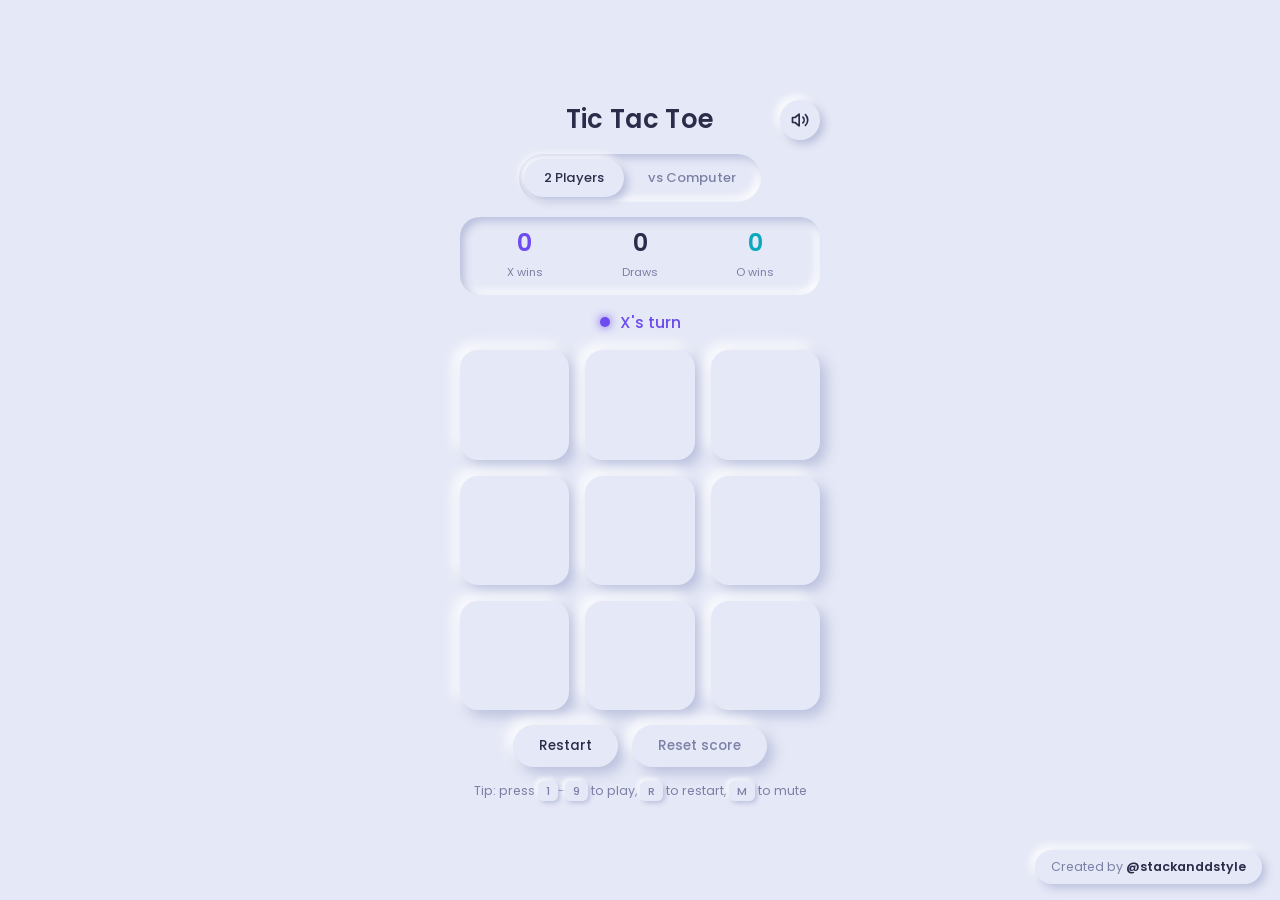
<file: index.html>
<!DOCTYPE html>
<html lang="en">
<head>
  <meta charset="UTF-8">
  <meta name="viewport" content="width=device-width, initial-scale=1">
  <title>Tic Tac Toe Game | @stackanddstyle</title>
  <link rel="preconnect" href="https://fonts.googleapis.com">
  <link rel="preconnect" href="https://fonts.gstatic.com" crossorigin>
  <link href="https://fonts.googleapis.com/css2?family=Poppins:wght@300;400;500;600&display=swap" rel="stylesheet">
  <link rel="stylesheet" href="style.css">
</head>
<body>
  <main class="stage">
    <section class="game">
      <button class="sound" id="sound" aria-label="Sound on" aria-pressed="true">
        <svg viewBox="0 0 24 24" width="20" height="20" fill="none" stroke="currentColor" stroke-width="2" stroke-linecap="round" stroke-linejoin="round">
          <path d="M11 5L6 9H3v6h3l5 4z"/><path class="w" d="M15.5 8.5a5 5 0 010 7M18.5 5.5a9 9 0 010 13"/><path class="m" d="M16 9l5 6M21 9l-5 6"/>
        </svg>
      </button>
      <h1>Tic Tac Toe</h1>

      <div class="seg-group" id="modes" role="group" aria-label="Game mode">
        <button class="seg on" data-mode="pvp">2 Players</button>
        <button class="seg" data-mode="cpu" id="cpuBtn">vs Computer</button>
      </div>
      <div class="seg-group small" id="levels" role="group" aria-label="Difficulty" hidden>
        <button class="seg" data-level="easy">Easy</button>
        <button class="seg on" data-level="hard">Hard</button>
      </div>

      <div class="score" aria-label="Scoreboard">
        <div class="s x"><b id="sx">0</b><span id="lx">X wins</span></div>
        <div class="s d"><b id="sd">0</b><span>Draws</span></div>
        <div class="s o"><b id="so">0</b><span id="lo">O wins</span></div>
      </div>

      <p class="turn" id="turn" aria-live="polite"></p>

      <div class="board" id="board"><button class="cell" data-i="0" aria-label="Row 1, column 1, empty"></button><button class="cell" data-i="1" aria-label="Row 1, column 2, empty"></button><button class="cell" data-i="2" aria-label="Row 1, column 3, empty"></button><button class="cell" data-i="3" aria-label="Row 2, column 1, empty"></button><button class="cell" data-i="4" aria-label="Row 2, column 2, empty"></button><button class="cell" data-i="5" aria-label="Row 2, column 3, empty"></button><button class="cell" data-i="6" aria-label="Row 3, column 1, empty"></button><button class="cell" data-i="7" aria-label="Row 3, column 2, empty"></button><button class="cell" data-i="8" aria-label="Row 3, column 3, empty"></button></div>

      <div class="actions">
        <button class="btn" id="restart">Restart</button>
        <button class="btn ghost" id="reset">Reset score</button>
      </div>
      <p class="hint">Tip: press <kbd>1</kbd>-<kbd>9</kbd> to play, <kbd>R</kbd> to restart, <kbd>M</kbd> to mute</p>
    </section>
  </main>

  <a class="credit" href="#">Created by <b>@stackanddstyle</b></a>
  <script src="script.js"></script>
</body>
</html>
</file>
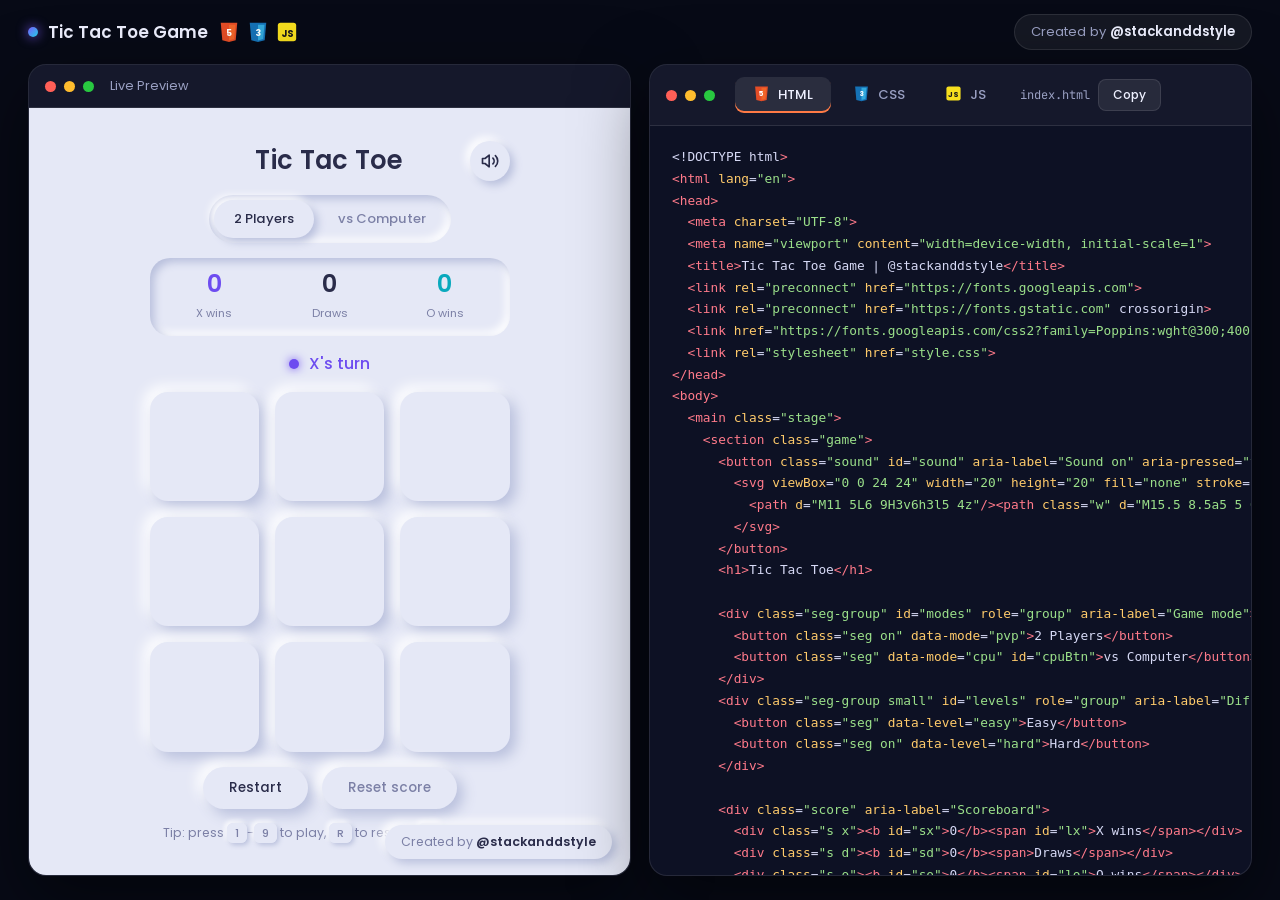
<file: split-screen.html>
<!DOCTYPE html>
<html lang="en">
<head>
<meta charset="UTF-8">
<meta name="viewport" content="width=device-width, initial-scale=1">
<title>Tic Tac Toe Game – Split Screen | @stackanddstyle</title>
<link href="https://fonts.googleapis.com/css2?family=Poppins:wght@400;500;600&family=JetBrains+Mono:wght@400;500&display=swap" rel="stylesheet">
<style>
:root{--bg:#070a16;--panel:#0d1124;--line:rgba(255,255,255,.1);--text:#eef0ff;--muted:#9aa0c3;--accent:#7c5cff;--accent-2:#22d3ee}
*{margin:0;padding:0;box-sizing:border-box}
html,body{height:100%}
body{font-family:'Poppins',system-ui,sans-serif;background:var(--bg);color:var(--text);display:flex;flex-direction:column;overflow:hidden}
.top{display:flex;justify-content:space-between;align-items:center;padding:14px 28px}
.brand{font-weight:600;font-size:1.05rem;display:flex;align-items:center;gap:10px}
.brand small{color:var(--muted);font-weight:400;font-size:.8rem}
.dot{width:10px;height:10px;border-radius:50%;background:linear-gradient(135deg,var(--accent),var(--accent-2));box-shadow:0 0 12px var(--accent)}
.by{font-size:.82rem;color:var(--muted);padding:7px 16px;border-radius:999px;background:rgba(255,255,255,.06);border:1px solid var(--line)}
.by b{color:var(--text);font-weight:600}
.split{flex:1;min-height:0;display:grid;grid-template-columns:1fr 1fr;gap:18px;padding:0 28px 24px}
.pane{display:flex;flex-direction:column;min-height:0;border-radius:18px;overflow:hidden;background:var(--panel);border:1px solid var(--line);box-shadow:0 24px 70px rgba(0,0,0,.5)}
.bar{display:flex;align-items:center;gap:8px;padding:12px 16px;border-bottom:1px solid var(--line);background:rgba(255,255,255,.03);font-size:.8rem;color:var(--muted)}
.bar i{width:11px;height:11px;border-radius:50%;background:#ff5f57}.bar i:nth-child(2){background:#febc2e}.bar i:nth-child(3){background:#28c840}
.bar span{margin-left:8px}
iframe{flex:1;border:0;width:100%;background:var(--bg)}
.tabs{display:flex;gap:4px;margin-left:12px}
.tab{font:500 .82rem 'Poppins',sans-serif;color:var(--muted);background:none;border:0;padding:8px 18px;border-radius:9px;cursor:pointer;transition:background .25s,color .25s}
.tab svg{width:17px;height:17px;margin-right:8px;vertical-align:-3px}.ic{display:flex;gap:7px}.ic svg{width:22px;height:22px}
.tab:hover{color:var(--text)}
.tab.on{color:var(--text);background:rgba(255,255,255,.09);box-shadow:inset 0 -2px 0 var(--c)}
.tab[data-t=html]{--c:#ff7a45}.tab[data-t=css]{--c:#4da3ff}.tab[data-t=js]{--c:#f7d84a}
.file{margin-left:auto;font-family:'JetBrains Mono',monospace;font-size:.75rem}
#copy{font:500 .75rem 'Poppins',sans-serif;color:var(--text);background:rgba(255,255,255,.08);border:1px solid var(--line);padding:6px 14px;border-radius:8px;cursor:pointer;transition:background .2s}
#copy:hover{background:rgba(124,92,255,.35)}
.codewrap{flex:1;min-height:0;overflow:auto;scrollbar-width:thin;scrollbar-color:#2c3260 transparent}
pre{padding:20px 22px;font:400 .8rem/1.7 'JetBrains Mono',ui-monospace,Consolas,monospace;tab-size:2;color:#d6d9f5}
.c{color:#5d6494;font-style:italic}.s{color:#9be08a}.k{color:#c792ff}.t{color:#ff7a8a}.a{color:#ffcb6b}.n{color:#f78c6c}.f{color:#6cc8ff}.p{color:#82aaff}
@media(max-width:900px){body{overflow:auto}.split{grid-template-columns:1fr;grid-auto-rows:80vh}}
</style>
</head>
<body>
<header class="top">
  <div class="brand"><span class="dot"></span>Tic Tac Toe Game <span class="ic"><svg viewBox="0 0 24 24"><path d="M3 2l1.7 19L12 23l7.3-2L21 2z" fill="#e44d26"/><path d="M12 4v17.2l5.6-1.5L19.1 4z" fill="#f16529"/><text x="12" y="16" font-size="10" font-weight="700" fill="#fff" text-anchor="middle" font-family="Poppins,sans-serif">5</text></svg><svg viewBox="0 0 24 24"><path d="M3 2l1.7 19L12 23l7.3-2L21 2z" fill="#1572b6"/><path d="M12 4v17.2l5.6-1.5L19.1 4z" fill="#33a9dc"/><text x="12" y="16" font-size="10" font-weight="700" fill="#fff" text-anchor="middle" font-family="Poppins,sans-serif">3</text></svg><svg viewBox="0 0 24 24"><rect x="2" y="2" width="20" height="20" rx="3" fill="#f7df1e"/><text x="12.5" y="17" font-size="10.5" font-weight="700" fill="#1a1a1a" text-anchor="middle" font-family="Poppins,sans-serif">JS</text></svg></span></div>
  <div class="by">Created by <b>@stackanddstyle</b></div>
</header>
<main class="split">
  <section class="pane">
    <div class="bar"><i></i><i></i><i></i><span>Live Preview</span></div>
    <iframe id="demo" src="index.html" title="Tic Tac Toe Game live demo"></iframe>
  </section>
  <section class="pane">
    <div class="bar"><i></i><i></i><i></i>
      <nav class="tabs" role="tablist">
        <button class="tab on" data-t="html" role="tab"><svg viewBox="0 0 24 24"><path d="M3 2l1.7 19L12 23l7.3-2L21 2z" fill="#e44d26"/><path d="M12 4v17.2l5.6-1.5L19.1 4z" fill="#f16529"/><text x="12" y="16" font-size="10" font-weight="700" fill="#fff" text-anchor="middle" font-family="Poppins,sans-serif">5</text></svg>HTML</button>
        <button class="tab" data-t="css" role="tab"><svg viewBox="0 0 24 24"><path d="M3 2l1.7 19L12 23l7.3-2L21 2z" fill="#1572b6"/><path d="M12 4v17.2l5.6-1.5L19.1 4z" fill="#33a9dc"/><text x="12" y="16" font-size="10" font-weight="700" fill="#fff" text-anchor="middle" font-family="Poppins,sans-serif">3</text></svg>CSS</button>
        <button class="tab" data-t="js" role="tab"><svg viewBox="0 0 24 24"><rect x="2" y="2" width="20" height="20" rx="3" fill="#f7df1e"/><text x="12.5" y="17" font-size="10.5" font-weight="700" fill="#1a1a1a" text-anchor="middle" font-family="Poppins,sans-serif">JS</text></svg>JS</button>
      </nav>
      <span class="file" id="file">index.html</span>
      <button id="copy">Copy</button>
    </div>
    <div class="codewrap" id="wrap"><pre><code id="code"></code></pre></div>
  </section>
</main>
<script>
const SRC = {"html": "<!DOCTYPE html>\n<html lang=\"en\">\n<head>\n  <meta charset=\"UTF-8\">\n  <meta name=\"viewport\" content=\"width=device-width, initial-scale=1\">\n  <title>Tic Tac Toe Game | @stackanddstyle<\/title>\n  <link rel=\"preconnect\" href=\"https://fonts.googleapis.com\">\n  <link rel=\"preconnect\" href=\"https://fonts.gstatic.com\" crossorigin>\n  <link href=\"https://fonts.googleapis.com/css2?family=Poppins:wght@300;400;500;600&display=swap\" rel=\"stylesheet\">\n  <link rel=\"stylesheet\" href=\"style.css\">\n<\/head>\n<body>\n  <main class=\"stage\">\n    <section class=\"game\">\n      <button class=\"sound\" id=\"sound\" aria-label=\"Sound on\" aria-pressed=\"true\">\n        <svg viewBox=\"0 0 24 24\" width=\"20\" height=\"20\" fill=\"none\" stroke=\"currentColor\" stroke-width=\"2\" stroke-linecap=\"round\" stroke-linejoin=\"round\">\n          <path d=\"M11 5L6 9H3v6h3l5 4z\"/><path class=\"w\" d=\"M15.5 8.5a5 5 0 010 7M18.5 5.5a9 9 0 010 13\"/><path class=\"m\" d=\"M16 9l5 6M21 9l-5 6\"/>\n        <\/svg>\n      <\/button>\n      <h1>Tic Tac Toe<\/h1>\n\n      <div class=\"seg-group\" id=\"modes\" role=\"group\" aria-label=\"Game mode\">\n        <button class=\"seg on\" data-mode=\"pvp\">2 Players<\/button>\n        <button class=\"seg\" data-mode=\"cpu\" id=\"cpuBtn\">vs Computer<\/button>\n      <\/div>\n      <div class=\"seg-group small\" id=\"levels\" role=\"group\" aria-label=\"Difficulty\" hidden>\n        <button class=\"seg\" data-level=\"easy\">Easy<\/button>\n        <button class=\"seg on\" data-level=\"hard\">Hard<\/button>\n      <\/div>\n\n      <div class=\"score\" aria-label=\"Scoreboard\">\n        <div class=\"s x\"><b id=\"sx\">0<\/b><span id=\"lx\">X wins<\/span><\/div>\n        <div class=\"s d\"><b id=\"sd\">0<\/b><span>Draws<\/span><\/div>\n        <div class=\"s o\"><b id=\"so\">0<\/b><span id=\"lo\">O wins<\/span><\/div>\n      <\/div>\n\n      <p class=\"turn\" id=\"turn\" aria-live=\"polite\"><\/p>\n\n      <div class=\"board\" id=\"board\"><button class=\"cell\" data-i=\"0\" aria-label=\"Row 1, column 1, empty\"><\/button><button class=\"cell\" data-i=\"1\" aria-label=\"Row 1, column 2, empty\"><\/button><button class=\"cell\" data-i=\"2\" aria-label=\"Row 1, column 3, empty\"><\/button><button class=\"cell\" data-i=\"3\" aria-label=\"Row 2, column 1, empty\"><\/button><button class=\"cell\" data-i=\"4\" aria-label=\"Row 2, column 2, empty\"><\/button><button class=\"cell\" data-i=\"5\" aria-label=\"Row 2, column 3, empty\"><\/button><button class=\"cell\" data-i=\"6\" aria-label=\"Row 3, column 1, empty\"><\/button><button class=\"cell\" data-i=\"7\" aria-label=\"Row 3, column 2, empty\"><\/button><button class=\"cell\" data-i=\"8\" aria-label=\"Row 3, column 3, empty\"><\/button><\/div>\n\n      <div class=\"actions\">\n        <button class=\"btn\" id=\"restart\">Restart<\/button>\n        <button class=\"btn ghost\" id=\"reset\">Reset score<\/button>\n      <\/div>\n      <p class=\"hint\">Tip: press <kbd>1<\/kbd>-<kbd>9<\/kbd> to play, <kbd>R<\/kbd> to restart, <kbd>M<\/kbd> to mute<\/p>\n    <\/section>\n  <\/main>\n\n  <a class=\"credit\" href=\"#\">Created by <b>@stackanddstyle<\/b><\/a>\n  <script src=\"script.js\"><\/script>\n<\/body>\n<\/html>\n", "css": "/* ====== CHANGE COLORS HERE ====== */\n:root{\n  --bg:#e5e8f6;            /* soft base colour (everything is made from it) */\n  --light:#ffffff;         /* top-left highlight */\n  --dark:#b8bfdc;          /* bottom-right shadow */\n  --ink:#2a2c4a; --muted:#7c80a6;\n  --x:#6d4cf0;             /* player X */\n  --o:#0aa9bd;             /* player O */\n}\n*{margin:0;padding:0;box-sizing:border-box}\nbody{\n  min-height:100vh;display:grid;place-items:center;background:var(--bg);color:var(--ink);\n  font-family:'Poppins',system-ui,sans-serif;-webkit-font-smoothing:antialiased;\n}\n.stage{padding:24px}\n.game{position:relative;width:min(360px,92vw);display:grid;gap:15px;justify-items:center}\nh1{font-size:1.6rem;font-weight:600;letter-spacing:.3px}\n\n/* sound button + mode switches */\n.sound{position:absolute;right:0;top:0;width:40px;height:40px;border:0;border-radius:50%;background:var(--bg);color:var(--ink);cursor:pointer;\n  display:grid;place-items:center;box-shadow:4px 4px 9px var(--dark),-4px -4px 9px var(--light);transition:box-shadow .25s}\n.sound:hover{box-shadow:inset 3px 3px 6px var(--dark),inset -3px -3px 6px var(--light)}\n.sound .m{display:none}.sound[aria-pressed=\"false\"] .m{display:block}.sound[aria-pressed=\"false\"] .w{display:none}\n.seg-group{display:flex;gap:4px;padding:5px;border-radius:99px;box-shadow:inset 4px 4px 9px var(--dark),inset -4px -4px 9px var(--light)}\n.seg-group[hidden]{display:none}\n.seg{border:0;background:none;color:var(--muted);cursor:pointer;padding:9px 20px;border-radius:99px;font:500 .82rem 'Poppins',sans-serif;transition:all .3s}\n.seg-group.small .seg{padding:6px 18px;font-size:.75rem}\n.seg.on{background:var(--bg);color:var(--ink);box-shadow:4px 4px 9px var(--dark),-4px -4px 9px var(--light)}\n.seg:focus-visible{outline:2px solid var(--x);outline-offset:2px}\n\n/* ---- soft (neumorphic) shadows: one recipe used everywhere ---- */\n.score,.cell,.btn{box-shadow:6px 6px 14px var(--dark),-6px -6px 14px var(--light)}\n\n.score{display:grid;grid-template-columns:repeat(3,1fr);gap:10px;width:100%;padding:12px;border-radius:20px;\n  box-shadow:inset 4px 4px 9px var(--dark),inset -4px -4px 9px var(--light)}\n.s{text-align:center}\n.s b{display:block;font-size:1.5rem;font-weight:600;line-height:1.2}\n.s span{font-size:.7rem;color:var(--muted)}\n.s.x b{color:var(--x)}.s.o b{color:var(--o)}\n\n.turn{display:flex;align-items:center;gap:10px;font-weight:500;min-height:1.6em;transition:color .3s}\n.turn .dot{width:10px;height:10px;border-radius:50%;background:currentColor;box-shadow:0 0 10px currentColor}\n.turn[data-p=\"X\"]{color:var(--x)}.turn[data-p=\"O\"]{color:var(--o)}.turn[data-p=\"D\"]{color:var(--muted)}\n.turn.end{font-size:1.15rem;font-weight:600;animation:pop .5s cubic-bezier(.3,1.6,.5,1)}\n\n.board{display:grid;grid-template-columns:repeat(3,1fr);gap:16px;width:100%}\n.cell{\n  aspect-ratio:1;border:0;border-radius:18px;background:var(--bg);cursor:pointer;\n  font:300 2.8rem 'Poppins',sans-serif;color:var(--ink);\n  transition:box-shadow .25s,transform .25s,opacity .3s;-webkit-tap-highlight-color:transparent;\n}\n.cell:not(.taken):hover{box-shadow:inset 5px 5px 10px var(--dark),inset -5px -5px 10px var(--light)}\n.cell:active{transform:scale(.95)}\n.cell:focus-visible{outline:2px solid var(--x);outline-offset:3px}\n.cell.taken{cursor:default}\n.cell.x{color:var(--x)}.cell.o{color:var(--o)}\n.cell.taken{animation:pop .35s cubic-bezier(.3,1.7,.5,1)}\n.over .cell:not(.win){opacity:.45}\n.cell.win{opacity:1;animation:glow 1.1s ease-in-out infinite alternate;\n  box-shadow:inset 4px 4px 9px var(--dark),inset -4px -4px 9px var(--light)}\n.cell.win{text-shadow:0 0 18px currentColor,0 0 4px currentColor}\n@keyframes pop{from{transform:scale(.4);opacity:0}to{transform:none;opacity:1}}\n@keyframes glow{to{text-shadow:0 0 34px currentColor,0 0 8px currentColor}}\n\n.actions{display:flex;gap:14px}\n.btn{border:0;border-radius:99px;padding:11px 26px;background:var(--bg);color:var(--ink);cursor:pointer;\n  font:500 .85rem 'Poppins',sans-serif;transition:box-shadow .25s,transform .2s}\n.btn:hover{box-shadow:inset 4px 4px 8px var(--dark),inset -4px -4px 8px var(--light)}\n.btn:active{transform:scale(.96)}\n.btn.ghost{color:var(--muted)}\n.hint{font-size:.78rem;color:var(--muted)}\nkbd{font:500 .7rem 'Poppins';padding:2px 8px;border-radius:6px;background:var(--bg);box-shadow:2px 2px 5px var(--dark),-2px -2px 5px var(--light)}\n.credit{position:fixed;right:18px;bottom:16px;padding:8px 16px;border-radius:999px;text-decoration:none;font-size:.78rem;\n  color:var(--muted);background:var(--bg);box-shadow:4px 4px 10px var(--dark),-4px -4px 10px var(--light)}\n.credit b{color:var(--ink);font-weight:600}\n@media (prefers-reduced-motion:reduce){*{animation:none!important;transition-duration:.01ms!important}}\n", "js": "const cells = [...document.querySelectorAll('.cell')];\nconst boardEl = document.getElementById('board');\nconst turnEl = document.getElementById('turn');\nconst levelsEl = document.getElementById('levels');\nconst soundBtn = document.getElementById('sound');\nconst WINS = [[0,1,2],[3,4,5],[6,7,8],[0,3,6],[1,4,7],[2,5,8],[0,4,8],[2,4,6]];\nconst score = { X: 0, O: 0, D: 0 };\nlet board, player, over, busy = false;\nlet mode = 'pvp', level = 'hard';          // pvp = two players, cpu = you (X) vs computer (O)\n\n/* ================= SOUND (made with the Web Audio API, no files needed) ================= */\nlet ctx, muted = false;\nfunction tone(freq, start, dur, { type = 'triangle', vol = 0.25, slide } = {}) {\n  if (muted) return;\n  ctx = ctx || new (window.AudioContext || window.webkitAudioContext)();\n  const t = ctx.currentTime + start, o = ctx.createOscillator(), g = ctx.createGain();\n  o.type = type;\n  o.frequency.setValueAtTime(freq, t);\n  if (slide) o.frequency.exponentialRampToValueAtTime(slide, t + dur);\n  g.gain.setValueAtTime(vol, t);\n  g.gain.exponentialRampToValueAtTime(0.001, t + dur);\n  o.connect(g).connect(ctx.destination);\n  o.start(t); o.stop(t + dur);\n}\nconst sfx = {\n  x:       () => { tone(660, 0, .14); tone(140, 0, .1, { type: 'sine', vol: .35 }); },\n  o:       () => { tone(495, 0, .14); tone(120, 0, .1, { type: 'sine', vol: .35 }); },\n  win:     () => [523, 659, 784, 1047].forEach((f, i) => tone(f, i * .11, .38, { vol: .22 })),\n  draw:    () => { tone(392, 0, .22); tone(330, .18, .32); },\n  restart: () => tone(300, 0, .2, { type: 'sine', slide: 900, vol: .2 }),\n  mode:    () => { tone(600, 0, .08, { type: 'sine' }); tone(800, .08, .1, { type: 'sine' }); }\n};\nfunction toggleSound() {\n  muted = !muted;\n  soundBtn.setAttribute('aria-pressed', !muted);\n  soundBtn.setAttribute('aria-label', muted ? 'Sound off' : 'Sound on');\n}\n\n/* ================= COMPUTER PLAYER ================= */\nconst winner = b => { const l = WINS.find(l => l.every(k => b[k] && b[k] === b[l[0]])); return l ? b[l[0]] : null; };\nconst empties = b => b.map((v, i) => v ? -1 : i).filter(i => i >= 0);\n\nfunction minimax(b, turn) {                          // +1 = computer (O) wins, -1 = you win, 0 = draw\n  const w = winner(b);\n  if (w) return w === 'O' ? 1 : -1;\n  const free = empties(b);\n  if (!free.length) return 0;\n  const scores = free.map(i => { b[i] = turn; const s = minimax(b, turn === 'O' ? 'X' : 'O'); b[i] = ''; return s; });\n  return turn === 'O' ? Math.max(...scores) : Math.min(...scores);\n}\n\nfunction pickMove() {\n  const free = empties(board);\n  const tryFor = who => free.find(i => { board[i] = who; const w = winner(board) === who; board[i] = ''; return w; });\n  if (level === 'easy') {                            // easy: takes a win if it sees one, otherwise random\n    const win = tryFor('O');\n    return win !== undefined ? win : free[Math.floor(Math.random() * free.length)];\n  }\n  let best = -2, move = free[0];                     // hard: perfect play, it can never lose\n  [4, 0, 2, 6, 8, 1, 3, 5, 7].filter(i => !board[i]).forEach(i => {\n    board[i] = 'O'; const s = minimax(board, 'X'); board[i] = '';\n    if (s > best) { best = s; move = i; }\n  });\n  return move;\n}\n\n/* ================= GAME ================= */\nconst label = (i, m) => `Row ${Math.floor(i / 3) + 1}, column ${(i % 3) + 1}, ${m || 'empty'}`;\n\nfunction showTurn() {\n  turnEl.className = 'turn';\n  turnEl.dataset.p = player;\n  turnEl.innerHTML = `<i class=\"dot\"><\/i>${mode === 'cpu' ? (player === 'X' ? 'Your turn' : 'Computer is thinking...') : player + \"'s turn\"}`;\n}\n\nfunction renderScore() {\n  document.getElementById('sx').textContent = score.X;\n  document.getElementById('so').textContent = score.O;\n  document.getElementById('sd').textContent = score.D;\n  document.getElementById('lx').textContent = mode === 'cpu' ? 'You' : 'X wins';\n  document.getElementById('lo').textContent = mode === 'cpu' ? 'Computer' : 'O wins';\n}\n\nfunction start() {                                   // new round (X always starts)\n  board = Array(9).fill('');\n  player = 'X'; over = false; busy = false;\n  boardEl.classList.remove('over');\n  cells.forEach((c, i) => { c.textContent = ''; c.className = 'cell'; c.setAttribute('aria-label', label(i)); });\n  showTurn();\n}\n\nfunction finish(who, line = []) {\n  over = true;\n  boardEl.classList.add('over');\n  if (who) { score[who]++; line.forEach(k => cells[k].classList.add('win')); } else score.D++;\n  renderScore();\n  turnEl.className = 'turn end';\n  turnEl.dataset.p = who || 'D';\n  turnEl.textContent = !who ? \"It's a draw\" : mode === 'cpu' ? (who === 'X' ? 'You win!' : 'Computer wins!') : `${who} wins!`;\n  setTimeout(who ? sfx.win : sfx.draw, 180);\n}\n\nfunction play(i) {\n  if (over || busy || board[i]) return;\n  board[i] = player;\n  cells[i].textContent = player;\n  cells[i].classList.add('taken', player.toLowerCase());\n  cells[i].setAttribute('aria-label', label(i, player));\n  sfx[player.toLowerCase()]();\n\n  const line = WINS.find(l => l.every(k => board[k] === player));\n  if (line) return finish(player, line);\n  if (board.every(Boolean)) return finish(null);\n\n  player = player === 'X' ? 'O' : 'X';\n  showTurn();\n  if (mode === 'cpu' && player === 'O') {            // computer answers after a short pause\n    busy = true;\n    setTimeout(() => { busy = false; play(pickMove()); }, 550);\n  }\n}\n\nfunction setMode(m) {\n  mode = m;\n  document.querySelectorAll('[data-mode]').forEach(b => b.classList.toggle('on', b.dataset.mode === m));\n  levelsEl.hidden = m !== 'cpu';\n  score.X = score.O = score.D = 0;                   // new match-up = fresh score\n  renderScore(); start(); sfx.mode();\n}\n\ndocument.querySelectorAll('[data-mode]').forEach(b => b.addEventListener('click', () => setMode(b.dataset.mode)));\ndocument.querySelectorAll('[data-level]').forEach(b => b.addEventListener('click', () => {\n  level = b.dataset.level;\n  document.querySelectorAll('[data-level]').forEach(x => x.classList.toggle('on', x === b));\n  score.X = score.O = score.D = 0; renderScore(); start(); sfx.mode();\n}));\ncells.forEach((c, i) => c.addEventListener('click', () => play(i)));\ndocument.getElementById('restart').addEventListener('click', () => { start(); sfx.restart(); });\ndocument.getElementById('reset').addEventListener('click', () => { score.X = score.O = score.D = 0; renderScore(); start(); sfx.restart(); });\nsoundBtn.addEventListener('click', toggleSound);\n\naddEventListener('keydown', e => {                   // 1-9 = cells, R = restart, M = mute\n  if (e.ctrlKey || e.metaKey || e.altKey) return;\n  if (/[1-9]/.test(e.key)) play(+e.key - 1);\n  if (e.key.toLowerCase() === 'r') { start(); sfx.restart(); }\n  if (e.key.toLowerCase() === 'm') toggleSound();\n});\n\nstart();\nrenderScore();\n"};
const FILES = {html:'index.html', css:'style.css', js:'script.js'};
const esc = s => s.replace(/&/g,'&amp;').replace(/</g,'&lt;').replace(/>/g,'&gt;');
const RULES = {
  html: [/(<!--[\s\S]*?-->)|(<\/?[a-zA-Z][\w-]*)|("[^"]*")|(\s[\w:-]+(?==))|(\/?>)/g, ['c','t','s','a','t']],
  css:  [/(\/\*[\s\S]*?\*\/)|("[^"]*"|'[^']*')|(@[\w-]+|[.#][a-zA-Z_][\w-]*)|(--[\w-]+|[a-z-]+(?=\s*:))|(#[0-9a-fA-F]{3,8}\b|\b\d*\.?\d+(?:px|rem|em|vw|vh|deg|s|ms|%)?)/g, ['c','s','t','p','n']],
  js:   [/(\/\/.*|\/\*[\s\S]*?\*\/)|(`[^`]*`|"[^"]*"|'[^']*')|\b(const|let|var|function|return|if|else|new|try|catch|true|false|document|window)\b|(\b\d+\.?\d*\b)|(\b[a-zA-Z_$][\w$]*(?=\())/g, ['c','s','k','n','f']]
};
function hl(code, lang){
  const [re, cls] = RULES[lang]; let out = '', last = 0;
  code.replace(re, (m, ...g) => {
    const off = g[g.length-2]; const i = g.slice(0, cls.length).findIndex(x => x !== undefined);
    out += esc(code.slice(last, off)) + '<span class="'+cls[i]+'">'+esc(m)+'</span>'; last = off + m.length; return m;
  });
  return out + esc(code.slice(last));
}
let cur = 'html';
function show(t){
  cur = t;
  document.querySelectorAll('.tab').forEach(b => b.classList.toggle('on', b.dataset.t === t));
  document.getElementById('code').innerHTML = hl(SRC[t], t);
  document.getElementById('file').textContent = FILES[t];
  document.getElementById('wrap').scrollTop = 0;
}
document.querySelectorAll('.tab').forEach(b => b.addEventListener('click', () => show(b.dataset.t)));
document.getElementById('copy').addEventListener('click', e => {
  navigator.clipboard && navigator.clipboard.writeText(SRC[cur]).then(() => {
    e.target.textContent = 'Copied ✓'; setTimeout(() => e.target.textContent = 'Copy', 1400);
  });
});
show('html');
</script>
</body>
</html>
</file>
<file: style.css>
/* ====== CHANGE COLORS HERE ====== */
:root{
  --bg:#e5e8f6;            /* soft base colour (everything is made from it) */
  --light:#ffffff;         /* top-left highlight */
  --dark:#b8bfdc;          /* bottom-right shadow */
  --ink:#2a2c4a; --muted:#7c80a6;
  --x:#6d4cf0;             /* player X */
  --o:#0aa9bd;             /* player O */
}
*{margin:0;padding:0;box-sizing:border-box}
body{
  min-height:100vh;display:grid;place-items:center;background:var(--bg);color:var(--ink);
  font-family:'Poppins',system-ui,sans-serif;-webkit-font-smoothing:antialiased;
}
.stage{padding:24px}
.game{position:relative;width:min(360px,92vw);display:grid;gap:15px;justify-items:center}
h1{font-size:1.6rem;font-weight:600;letter-spacing:.3px}

/* sound button + mode switches */
.sound{position:absolute;right:0;top:0;width:40px;height:40px;border:0;border-radius:50%;background:var(--bg);color:var(--ink);cursor:pointer;
  display:grid;place-items:center;box-shadow:4px 4px 9px var(--dark),-4px -4px 9px var(--light);transition:box-shadow .25s}
.sound:hover{box-shadow:inset 3px 3px 6px var(--dark),inset -3px -3px 6px var(--light)}
.sound .m{display:none}.sound[aria-pressed="false"] .m{display:block}.sound[aria-pressed="false"] .w{display:none}
.seg-group{display:flex;gap:4px;padding:5px;border-radius:99px;box-shadow:inset 4px 4px 9px var(--dark),inset -4px -4px 9px var(--light)}
.seg-group[hidden]{display:none}
.seg{border:0;background:none;color:var(--muted);cursor:pointer;padding:9px 20px;border-radius:99px;font:500 .82rem 'Poppins',sans-serif;transition:all .3s}
.seg-group.small .seg{padding:6px 18px;font-size:.75rem}
.seg.on{background:var(--bg);color:var(--ink);box-shadow:4px 4px 9px var(--dark),-4px -4px 9px var(--light)}
.seg:focus-visible{outline:2px solid var(--x);outline-offset:2px}

/* ---- soft (neumorphic) shadows: one recipe used everywhere ---- */
.score,.cell,.btn{box-shadow:6px 6px 14px var(--dark),-6px -6px 14px var(--light)}

.score{display:grid;grid-template-columns:repeat(3,1fr);gap:10px;width:100%;padding:12px;border-radius:20px;
  box-shadow:inset 4px 4px 9px var(--dark),inset -4px -4px 9px var(--light)}
.s{text-align:center}
.s b{display:block;font-size:1.5rem;font-weight:600;line-height:1.2}
.s span{font-size:.7rem;color:var(--muted)}
.s.x b{color:var(--x)}.s.o b{color:var(--o)}

.turn{display:flex;align-items:center;gap:10px;font-weight:500;min-height:1.6em;transition:color .3s}
.turn .dot{width:10px;height:10px;border-radius:50%;background:currentColor;box-shadow:0 0 10px currentColor}
.turn[data-p="X"]{color:var(--x)}.turn[data-p="O"]{color:var(--o)}.turn[data-p="D"]{color:var(--muted)}
.turn.end{font-size:1.15rem;font-weight:600;animation:pop .5s cubic-bezier(.3,1.6,.5,1)}

.board{display:grid;grid-template-columns:repeat(3,1fr);gap:16px;width:100%}
.cell{
  aspect-ratio:1;border:0;border-radius:18px;background:var(--bg);cursor:pointer;
  font:300 2.8rem 'Poppins',sans-serif;color:var(--ink);
  transition:box-shadow .25s,transform .25s,opacity .3s;-webkit-tap-highlight-color:transparent;
}
.cell:not(.taken):hover{box-shadow:inset 5px 5px 10px var(--dark),inset -5px -5px 10px var(--light)}
.cell:active{transform:scale(.95)}
.cell:focus-visible{outline:2px solid var(--x);outline-offset:3px}
.cell.taken{cursor:default}
.cell.x{color:var(--x)}.cell.o{color:var(--o)}
.cell.taken{animation:pop .35s cubic-bezier(.3,1.7,.5,1)}
.over .cell:not(.win){opacity:.45}
.cell.win{opacity:1;animation:glow 1.1s ease-in-out infinite alternate;
  box-shadow:inset 4px 4px 9px var(--dark),inset -4px -4px 9px var(--light)}
.cell.win{text-shadow:0 0 18px currentColor,0 0 4px currentColor}
@keyframes pop{from{transform:scale(.4);opacity:0}to{transform:none;opacity:1}}
@keyframes glow{to{text-shadow:0 0 34px currentColor,0 0 8px currentColor}}

.actions{display:flex;gap:14px}
.btn{border:0;border-radius:99px;padding:11px 26px;background:var(--bg);color:var(--ink);cursor:pointer;
  font:500 .85rem 'Poppins',sans-serif;transition:box-shadow .25s,transform .2s}
.btn:hover{box-shadow:inset 4px 4px 8px var(--dark),inset -4px -4px 8px var(--light)}
.btn:active{transform:scale(.96)}
.btn.ghost{color:var(--muted)}
.hint{font-size:.78rem;color:var(--muted)}
kbd{font:500 .7rem 'Poppins';padding:2px 8px;border-radius:6px;background:var(--bg);box-shadow:2px 2px 5px var(--dark),-2px -2px 5px var(--light)}
.credit{position:fixed;right:18px;bottom:16px;padding:8px 16px;border-radius:999px;text-decoration:none;font-size:.78rem;
  color:var(--muted);background:var(--bg);box-shadow:4px 4px 10px var(--dark),-4px -4px 10px var(--light)}
.credit b{color:var(--ink);font-weight:600}
@media (prefers-reduced-motion:reduce){*{animation:none!important;transition-duration:.01ms!important}}
</file>
